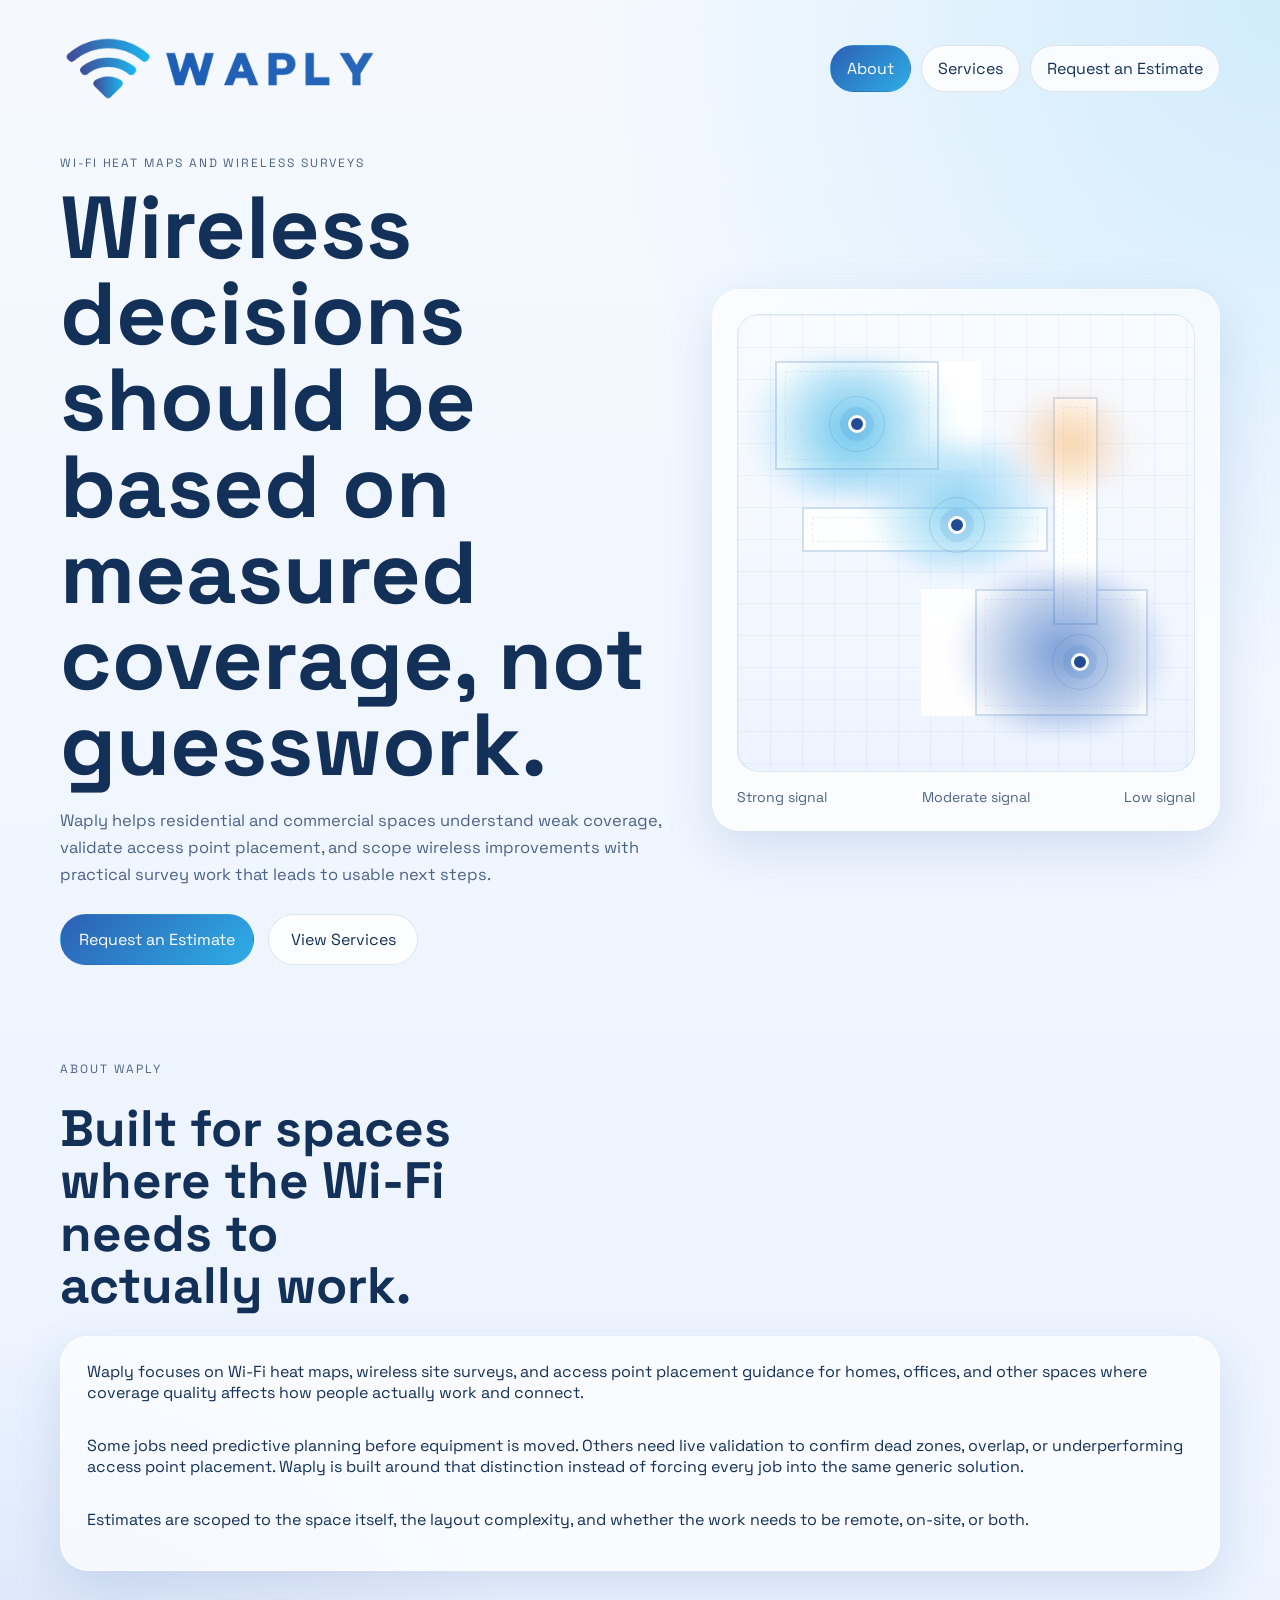
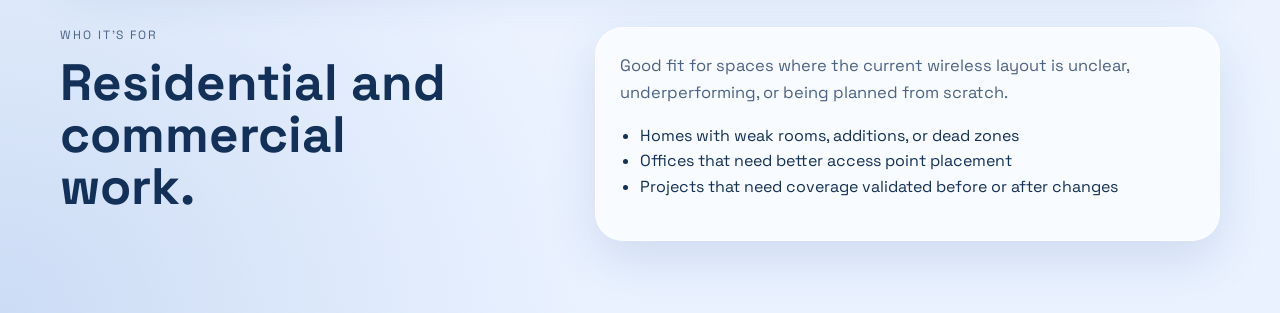
<file: index.html>
<!DOCTYPE html>
<html lang="en">
<head>
  <meta charset="UTF-8">
  <meta name="viewport" content="width=device-width, initial-scale=1.0">
  <title>Waply | Wi-Fi Heat Maps and Wireless Surveys</title>
  <meta name="description" content="Waply provides Wi-Fi heat maps, wireless surveys, and access point placement guidance for homes and businesses.">
  <link rel="preconnect" href="https://fonts.googleapis.com">
  <link rel="preconnect" href="https://fonts.gstatic.com" crossorigin>
  <link href="https://fonts.googleapis.com/css2?family=Space+Grotesk:wght@400;500;700&family=Instrument+Serif:ital@0;1&display=swap" rel="stylesheet">
  <link rel="stylesheet" href="styles.css">
</head>
<body>
  <div class="site-shell">
    <header class="hero">
      <nav class="topbar">
        <a class="brand-lockup" href="index.html" aria-label="Waply home">
          <img class="brand-mark-image" src="waply-logo.png" alt="Waply logo">
        </a>
        <div class="nav-links">
          <a class="is-active" href="index.html">About</a>
          <a href="services.html">Services</a>
          <a href="estimate.html">Request an Estimate</a>
        </div>
      </nav>

      <section class="hero-grid">
        <div class="hero-copy">
          <p class="eyebrow">Wi-Fi Heat Maps and Wireless Surveys</p>
          <h1>Wireless decisions should be based on measured coverage, not guesswork.</h1>
          <p class="lede">
            Waply helps residential and commercial spaces understand weak coverage, validate access point placement,
            and scope wireless improvements with practical survey work that leads to usable next steps.
          </p>
          <div class="hero-actions">
            <a class="button primary" href="estimate.html">Request an Estimate</a>
            <a class="button secondary" href="services.html">View Services</a>
          </div>
        </div>

        <div class="signal-card" aria-hidden="true">
          <div class="signal-card__frame">
            <div class="heatmap">
              <div class="floor floor-a"></div>
              <div class="floor floor-b"></div>
              <div class="hall hall-a"></div>
              <div class="hall hall-b"></div>
              <div class="coverage coverage-a"></div>
              <div class="coverage coverage-b"></div>
              <div class="coverage coverage-c"></div>
              <div class="coverage coverage-d"></div>
              <span class="ap ap-1"></span>
              <span class="ap ap-2"></span>
              <span class="ap ap-3"></span>
            </div>
            <div class="legend">
              <span>Strong signal</span>
              <span>Moderate signal</span>
              <span>Low signal</span>
            </div>
          </div>
        </div>
      </section>
    </header>

    <main>
      <section class="section">
        <div class="section-heading">
          <p class="eyebrow">About Waply</p>
          <h2>Built for spaces where the Wi-Fi needs to actually work.</h2>
        </div>
        <div class="about-panel">
          <p>
            Waply focuses on Wi-Fi heat maps, wireless site surveys, and access point placement guidance for
            homes, offices, and other spaces where coverage quality affects how people actually work and connect.
          </p>
          <p>
            Some jobs need predictive planning before equipment is moved. Others need live validation to confirm
            dead zones, overlap, or underperforming access point placement. Waply is built around that distinction
            instead of forcing every job into the same generic solution.
          </p>
          <p>
            Estimates are scoped to the space itself, the layout complexity, and whether the work needs to be
            remote, on-site, or both.
          </p>
        </div>
      </section>

      <section class="section split-band">
        <div class="split">
          <div>
            <p class="eyebrow">Who It’s For</p>
            <h2>Residential and commercial work.</h2>
          </div>
          <div class="bullet-panel">
            <p>Good fit for spaces where the current wireless layout is unclear, underperforming, or being planned from scratch.</p>
            <ul>
              <li>Homes with weak rooms, additions, or dead zones</li>
              <li>Offices that need better access point placement</li>
              <li>Projects that need coverage validated before or after changes</li>
            </ul>
          </div>
        </div>
      </section>
    </main>
  </div>
</body>
</html>
</file>
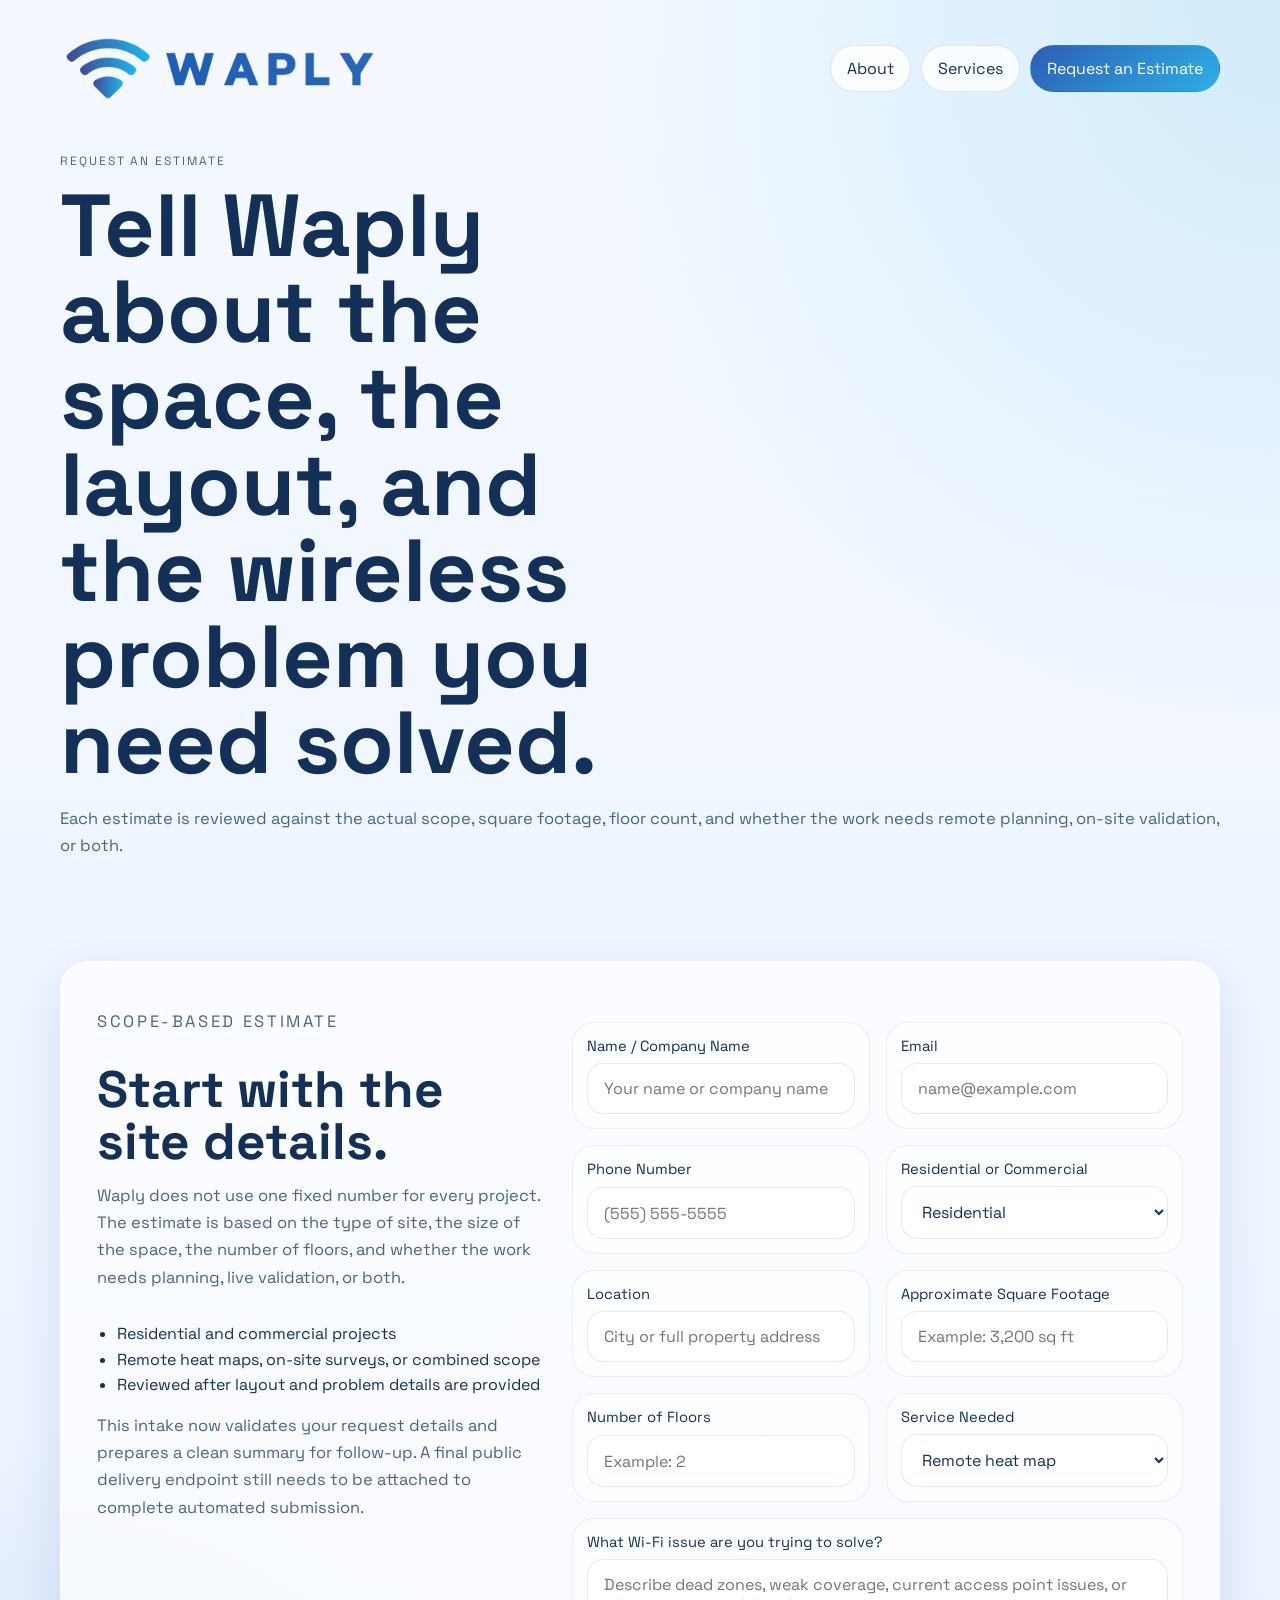
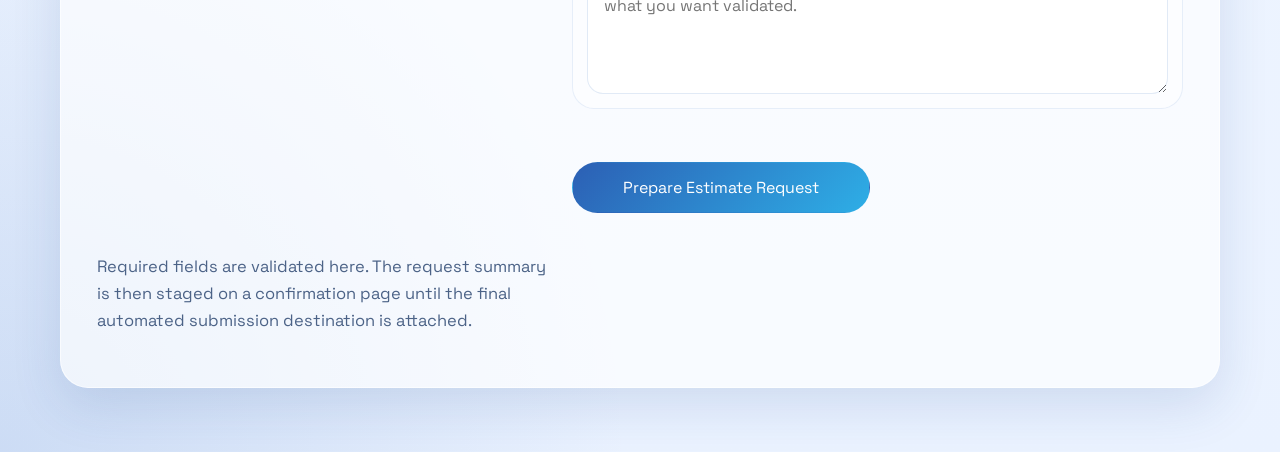
<file: estimate-success.html>
<!DOCTYPE html>
<html lang="en">
<head>
  <meta charset="UTF-8">
  <meta name="viewport" content="width=device-width, initial-scale=1.0">
  <title>Waply | Estimate Request Ready</title>
  <meta name="description" content="Review your prepared Waply estimate request details.">
  <link rel="preconnect" href="https://fonts.googleapis.com">
  <link rel="preconnect" href="https://fonts.gstatic.com" crossorigin>
  <link href="https://fonts.googleapis.com/css2?family=Space+Grotesk:wght@400;500;700&family=Instrument+Serif:ital@0;1&display=swap" rel="stylesheet">
  <link rel="stylesheet" href="styles.css">
</head>
<body>
  <div class="site-shell">
    <header class="sub-hero">
      <nav class="topbar">
        <a class="brand-lockup" href="index.html" aria-label="Waply home">
          <img class="brand-mark-image" src="waply-logo.png" alt="Waply logo">
        </a>
        <div class="nav-links">
          <a href="index.html">About</a>
          <a href="services.html">Services</a>
          <a class="is-active" href="estimate.html">Request an Estimate</a>
        </div>
      </nav>
      <div class="sub-hero-copy">
        <p class="eyebrow">Estimate Request Ready</p>
        <h1>Your request details are packaged and ready for follow-up.</h1>
        <p class="lede">This confirmation page shows exactly what was captured from the intake form.</p>
      </div>
    </header>

    <main>
      <section class="section contact">
        <div class="contact-card success-card">
          <div class="success-summary">
            <p class="eyebrow">Prepared Summary</p>
            <h2>Estimate request details</h2>
            <dl class="request-summary" id="request-summary"></dl>
          </div>
          <div class="success-next">
            <p class="eyebrow">Current Status</p>
            <h2>Frontend flow is live. Delivery endpoint is next.</h2>
            <p>
              The intake no longer dead-ends. It validates the request and prepares a clean handoff summary.
              To complete automated delivery, the site still needs a final public submission destination such as
              a form backend, inbox endpoint, or phone-based intake flow.
            </p>
            <div class="hero-actions">
              <a class="button primary" href="estimate.html">Start Another Request</a>
              <a class="button secondary" href="services.html">Review Services</a>
            </div>
          </div>
        </div>
      </section>
    </main>
  </div>

  <script>
    const STORAGE_KEY = "waply-estimate-request";
    const summary = document.getElementById("request-summary");
    const request = JSON.parse(sessionStorage.getItem(STORAGE_KEY) || "{}");
    const fields = [
      ["Name / Company", request.nameCompany],
      ["Email", request.email || "Not provided"],
      ["Phone", request.phone || "Not provided"],
      ["Site Type", request.propertyType],
      ["Location", request.location],
      ["Square Footage", request.squareFootage],
      ["Floors", request.floors],
      ["Service Needed", request.serviceType],
      ["Wi-Fi Issue", request.problem]
    ];

    if (!request.nameCompany) {
      window.location.href = "estimate.html";
    } else {
      summary.innerHTML = fields.map(([label, value]) => (
        `<div class="request-row"><dt>${label}</dt><dd>${value}</dd></div>`
      )).join("");
    }
  </script>
</body>
</html>
</file>
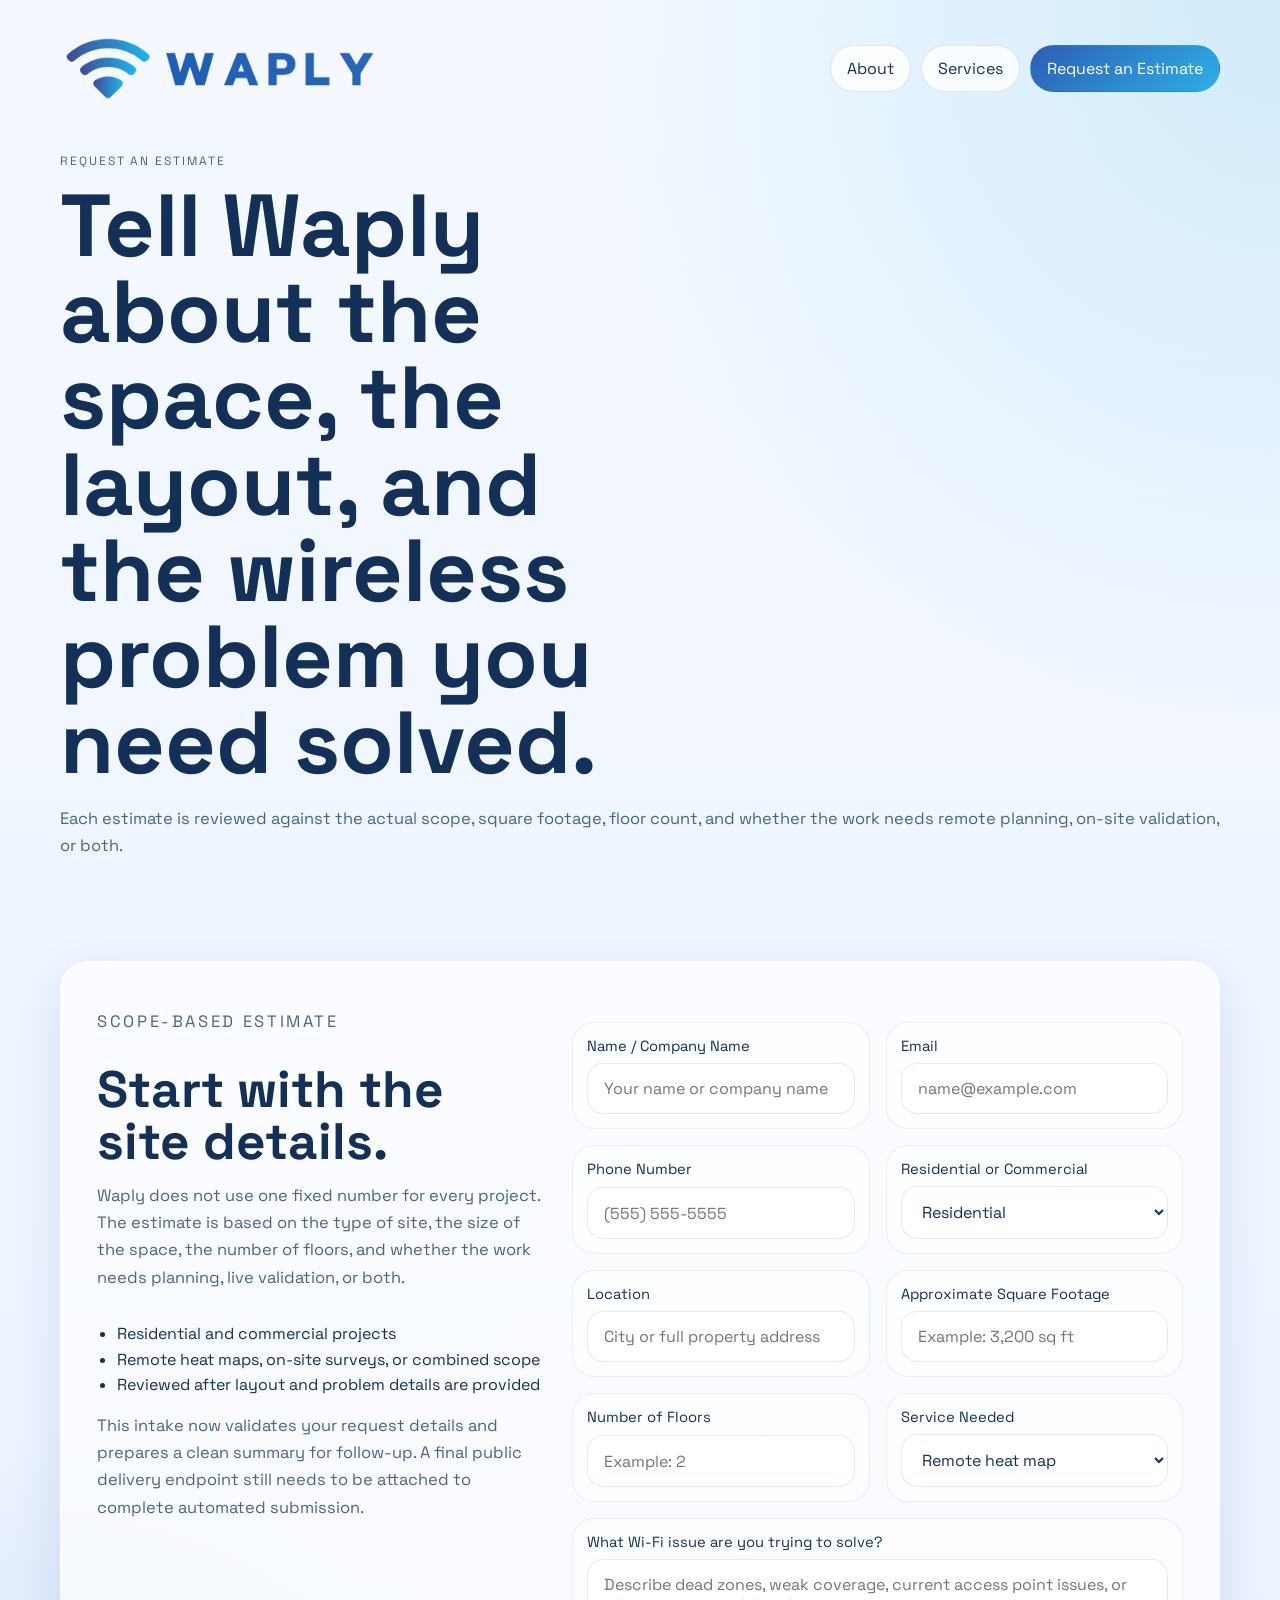
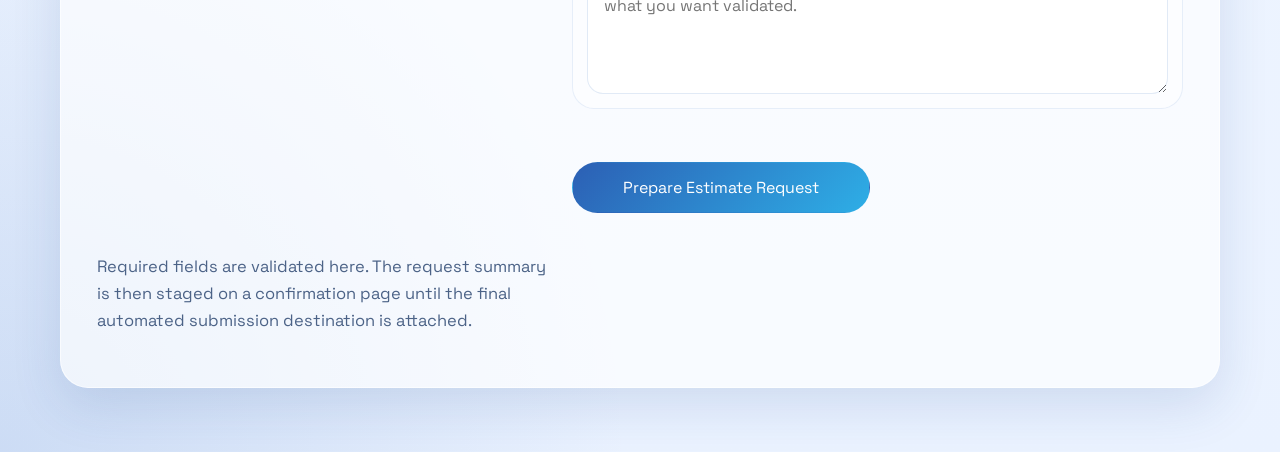
<file: estimate.html>
<!DOCTYPE html>
<html lang="en">
<head>
  <meta charset="UTF-8">
  <meta name="viewport" content="width=device-width, initial-scale=1.0">
  <title>Waply | Request an Estimate</title>
  <meta name="description" content="Request a scope-based Wi-Fi estimate from Waply.">
  <link rel="preconnect" href="https://fonts.googleapis.com">
  <link rel="preconnect" href="https://fonts.gstatic.com" crossorigin>
  <link href="https://fonts.googleapis.com/css2?family=Space+Grotesk:wght@400;500;700&family=Instrument+Serif:ital@0;1&display=swap" rel="stylesheet">
  <link rel="stylesheet" href="styles.css">
  <script src="estimate.js" defer></script>
</head>
<body>
  <div class="site-shell">
    <header class="sub-hero">
      <nav class="topbar">
        <a class="brand-lockup" href="index.html" aria-label="Waply home">
          <img class="brand-mark-image" src="waply-logo.png" alt="Waply logo">
        </a>
        <div class="nav-links">
          <a href="index.html">About</a>
          <a href="services.html">Services</a>
          <a class="is-active" href="estimate.html">Request an Estimate</a>
        </div>
      </nav>
      <div class="sub-hero-copy">
        <p class="eyebrow">Request an Estimate</p>
        <h1>Tell Waply about the space, the layout, and the wireless problem you need solved.</h1>
        <p class="lede">Each estimate is reviewed against the actual scope, square footage, floor count, and whether the work needs remote planning, on-site validation, or both.</p>
      </div>
    </header>

    <main>
      <section class="section contact">
        <div class="contact-card estimate-shell">
          <div class="estimate-intro">
            <p class="eyebrow">Scope-Based Estimate</p>
            <h2>Start with the site details.</h2>
            <p>
              Waply does not use one fixed number for every project. The estimate is based on the type of site,
              the size of the space, the number of floors, and whether the work needs planning, live validation,
              or both.
            </p>
            <ul class="estimate-points">
              <li>Residential and commercial projects</li>
              <li>Remote heat maps, on-site surveys, or combined scope</li>
              <li>Reviewed after layout and problem details are provided</li>
            </ul>
            <p class="submission-note">
              This intake now validates your request details and prepares a clean summary for follow-up.
              A final public delivery endpoint still needs to be attached to complete automated submission.
            </p>
          </div>
          <form class="estimate-form" id="estimate-form" novalidate>
            <label>
              <span>Name / Company Name</span>
              <input type="text" name="name_company" placeholder="Your name or company name" required>
            </label>
            <label>
              <span>Email</span>
              <input type="email" name="email" placeholder="name@example.com">
            </label>
            <label>
              <span>Phone Number</span>
              <input type="tel" name="phone" placeholder="(555) 555-5555">
            </label>
            <label>
              <span>Residential or Commercial</span>
              <select name="property_type" required>
                <option>Residential</option>
                <option>Commercial</option>
              </select>
            </label>
            <label>
              <span>Location</span>
              <input type="text" name="location" placeholder="City or full property address" required>
            </label>
            <label>
              <span>Approximate Square Footage</span>
              <input type="text" name="square_footage" placeholder="Example: 3,200 sq ft" required>
            </label>
            <label>
              <span>Number of Floors</span>
              <input type="text" name="floors" placeholder="Example: 2" required>
            </label>
            <label>
              <span>Service Needed</span>
              <select name="service_type" required>
                <option>Remote heat map</option>
                <option>On-site survey</option>
                <option>Both</option>
              </select>
            </label>
            <label class="full">
              <span>What Wi-Fi issue are you trying to solve?</span>
              <textarea name="problem" rows="5" placeholder="Describe dead zones, weak coverage, current access point issues, or what you want validated." required></textarea>
            </label>
            <div class="form-status full" id="form-status" aria-live="polite"></div>
            <button class="button primary full-button" type="submit">Prepare Estimate Request</button>
          </form>
          <p class="contact-note">Required fields are validated here. The request summary is then staged on a confirmation page until the final automated submission destination is attached.</p>
        </div>
      </section>
    </main>
  </div>
</body>
</html>
</file>
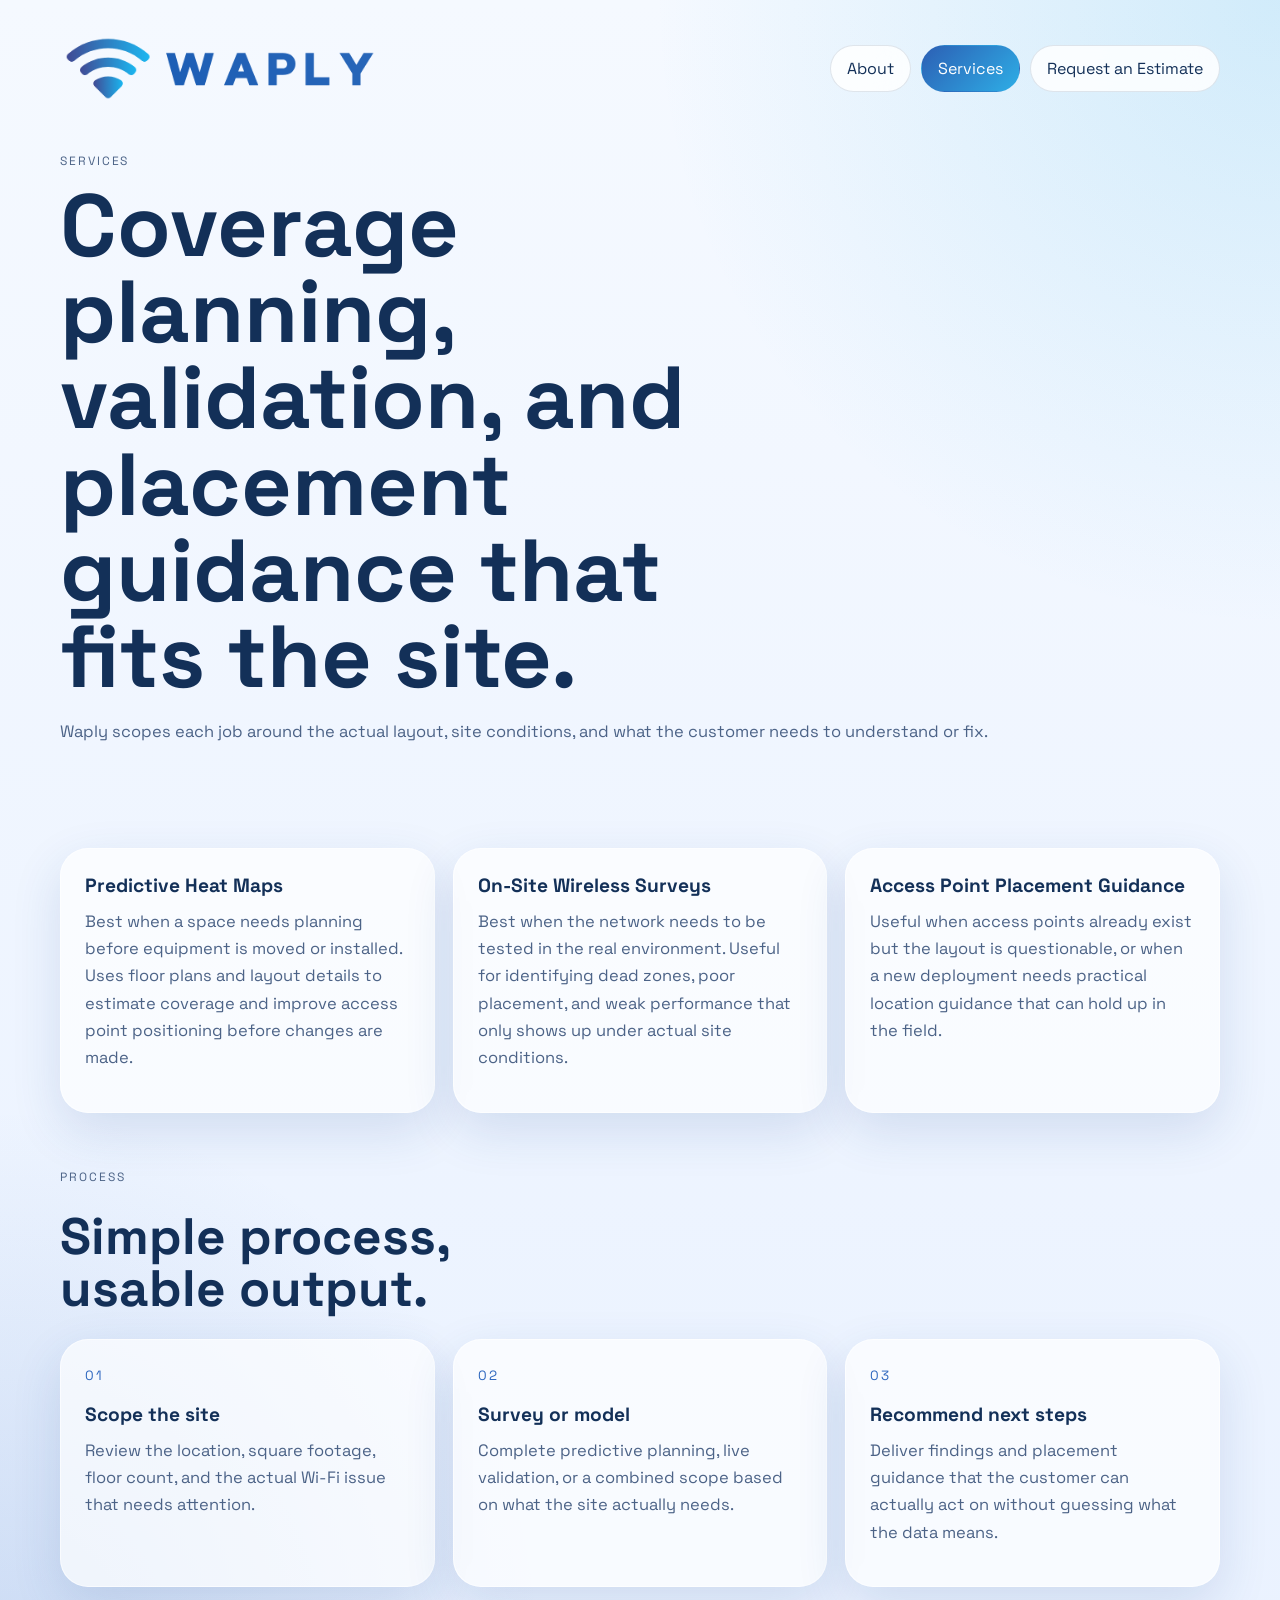
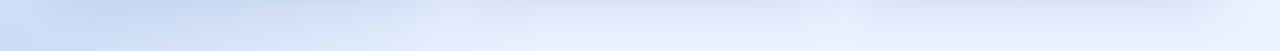
<file: services.html>
<!DOCTYPE html>
<html lang="en">
<head>
  <meta charset="UTF-8">
  <meta name="viewport" content="width=device-width, initial-scale=1.0">
  <title>Waply | Services</title>
  <meta name="description" content="Services offered by Waply, including predictive heat maps, on-site wireless surveys, and access point placement guidance.">
  <link rel="preconnect" href="https://fonts.googleapis.com">
  <link rel="preconnect" href="https://fonts.gstatic.com" crossorigin>
  <link href="https://fonts.googleapis.com/css2?family=Space+Grotesk:wght@400;500;700&family=Instrument+Serif:ital@0;1&display=swap" rel="stylesheet">
  <link rel="stylesheet" href="styles.css">
</head>
<body>
  <div class="site-shell">
    <header class="sub-hero">
      <nav class="topbar">
        <a class="brand-lockup" href="index.html" aria-label="Waply home">
          <img class="brand-mark-image" src="waply-logo.png" alt="Waply logo">
        </a>
        <div class="nav-links">
          <a href="index.html">About</a>
          <a class="is-active" href="services.html">Services</a>
          <a href="estimate.html">Request an Estimate</a>
        </div>
      </nav>
      <div class="sub-hero-copy">
        <p class="eyebrow">Services</p>
        <h1>Coverage planning, validation, and placement guidance that fits the site.</h1>
        <p class="lede">Waply scopes each job around the actual layout, site conditions, and what the customer needs to understand or fix.</p>
      </div>
    </header>

    <main>
      <section class="section">
        <div class="cards">
          <article class="card">
            <h3>Predictive Heat Maps</h3>
            <p>Best when a space needs planning before equipment is moved or installed. Uses floor plans and layout details to estimate coverage and improve access point positioning before changes are made.</p>
          </article>
          <article class="card">
            <h3>On-Site Wireless Surveys</h3>
            <p>Best when the network needs to be tested in the real environment. Useful for identifying dead zones, poor placement, and weak performance that only shows up under actual site conditions.</p>
          </article>
          <article class="card">
            <h3>Access Point Placement Guidance</h3>
            <p>Useful when access points already exist but the layout is questionable, or when a new deployment needs practical location guidance that can hold up in the field.</p>
          </article>
        </div>
      </section>

      <section class="section process">
        <div class="section-heading">
          <p class="eyebrow">Process</p>
          <h2>Simple process, usable output.</h2>
        </div>
        <div class="steps">
          <article class="step">
            <span class="step-number">01</span>
            <h3>Scope the site</h3>
            <p>Review the location, square footage, floor count, and the actual Wi-Fi issue that needs attention.</p>
          </article>
          <article class="step">
            <span class="step-number">02</span>
            <h3>Survey or model</h3>
            <p>Complete predictive planning, live validation, or a combined scope based on what the site actually needs.</p>
          </article>
          <article class="step">
            <span class="step-number">03</span>
            <h3>Recommend next steps</h3>
            <p>Deliver findings and placement guidance that the customer can actually act on without guessing what the data means.</p>
          </article>
        </div>
      </section>
    </main>
  </div>
</body>
</html>
</file>
<file: styles.css>
:root {
  --bg: #eef5ff;
  --bg-soft: #e3efff;
  --surface: rgba(255, 255, 255, 0.66);
  --surface-strong: rgba(255, 255, 255, 0.84);
  --text: #133058;
  --muted: #4c6387;
  --line: rgba(19, 48, 88, 0.12);
  --accent: #2f68bf;
  --accent-deep: #2c5fb4;
  --accent-bright: #2eaee6;
  --accent-soft: #73c9ef;
  --shadow: 0 18px 50px rgba(33, 79, 147, 0.14);
}

* {
  box-sizing: border-box;
}

html {
  scroll-behavior: smooth;
}

body {
  margin: 0;
  font-family: "Space Grotesk", sans-serif;
  color: var(--text);
  background:
    radial-gradient(circle at top right, rgba(46, 174, 230, 0.18), transparent 30%),
    radial-gradient(circle at bottom left, rgba(47, 104, 191, 0.16), transparent 26%),
    linear-gradient(180deg, #f5f9ff 0%, #eaf2ff 100%);
}

.site-shell {
  width: min(1160px, calc(100% - 32px));
  margin: 0 auto;
  padding: 24px 0 64px;
}

.hero,
.section,
.contact-card {
  animation: rise 700ms ease both;
}

.topbar {
  display: flex;
  align-items: center;
  justify-content: space-between;
  gap: 16px;
  padding: 8px 0 28px;
}

.brand-lockup {
  display: inline-flex;
  align-items: center;
  text-decoration: none;
}

.brand-mark-image {
  display: block;
  width: clamp(190px, 30vw, 320px);
  height: auto;
  object-fit: contain;
}

.nav-links {
  display: flex;
  flex-wrap: wrap;
  gap: 10px;
}

.nav-links a {
  text-decoration: none;
  color: var(--text);
  border: 1px solid var(--line);
  padding: 12px 16px;
  border-radius: 999px;
  background: var(--surface-strong);
  backdrop-filter: blur(18px);
}

.nav-links a.is-active {
  background: linear-gradient(135deg, var(--accent-deep), var(--accent-bright));
  color: #fff;
  border-color: transparent;
}

.hero-grid {
  display: grid;
  grid-template-columns: 1.1fr 0.9fr;
  gap: 32px;
  align-items: center;
  padding: 22px 0 40px;
}

.sub-hero {
  padding-bottom: 16px;
}

.sub-hero-copy {
  padding: 20px 0 14px;
}

.eyebrow {
  margin: 0 0 14px;
  text-transform: uppercase;
  letter-spacing: 0.16em;
  font-size: 0.75rem;
  color: var(--muted);
}

h1,
h2,
h3,
p,
ul {
  margin-top: 0;
}

h1 {
  font-size: clamp(2.8rem, 7vw, 5.5rem);
  line-height: 0.98;
  max-width: 11ch;
  margin-bottom: 18px;
}

h2 {
  font-size: clamp(2rem, 4vw, 3.4rem);
  line-height: 1.02;
  max-width: 13ch;
  margin-bottom: 0;
}

.lede,
.card p,
.step p,
.bullet-panel p,
.price-card p,
.pricing-note,
.contact-card p {
  color: var(--muted);
  line-height: 1.65;
  font-size: 1.03rem;
}

.hero-actions {
  display: flex;
  flex-wrap: wrap;
  gap: 14px;
  margin-top: 26px;
}

.button {
  display: inline-flex;
  align-items: center;
  justify-content: center;
  min-width: 150px;
  padding: 14px 18px;
  border-radius: 999px;
  text-decoration: none;
  border: 1px solid transparent;
}

.button.primary {
  background: linear-gradient(135deg, var(--accent-deep), var(--accent-bright));
  color: #fff;
}

.button.secondary {
  background: var(--surface-strong);
  color: var(--text);
  border-color: var(--line);
}

.signal-card__frame,
.card,
.step,
.price-card,
.contact-card,
.bullet-panel {
  background: var(--surface);
  border: 1px solid rgba(255, 255, 255, 0.6);
  border-radius: 28px;
  backdrop-filter: blur(18px);
  box-shadow: var(--shadow);
}

.signal-card__frame {
  padding: 24px;
}

.heatmap {
  aspect-ratio: 1 / 1;
  border-radius: 22px;
  position: relative;
  overflow: hidden;
  background:
    linear-gradient(rgba(47, 104, 191, 0.06) 1px, transparent 1px),
    linear-gradient(90deg, rgba(47, 104, 191, 0.06) 1px, transparent 1px),
    linear-gradient(180deg, #f9fbff, #eef4ff);
  background-size: 32px 32px, 32px 32px, auto;
  border: 1px solid rgba(47, 104, 191, 0.12);
}

.floor,
.hall {
  position: absolute;
  background: rgba(255, 255, 255, 0.95);
  border: 2px solid rgba(47, 104, 191, 0.22);
}

.floor::after,
.hall::after {
  content: "";
  position: absolute;
  inset: 8px;
  border: 1px dashed rgba(47, 104, 191, 0.1);
}

.floor-a {
  top: 10%;
  left: 8%;
  width: 36%;
  height: 24%;
  box-shadow: 42px 0 0 0 rgba(255, 255, 255, 0.95);
}

.floor-b {
  right: 10%;
  bottom: 12%;
  width: 38%;
  height: 28%;
  box-shadow: -54px 0 0 0 rgba(255, 255, 255, 0.95);
}

.hall-a {
  top: 42%;
  left: 14%;
  width: 54%;
  height: 10%;
}

.hall-b {
  top: 18%;
  right: 21%;
  width: 10%;
  height: 50%;
}

.coverage {
  position: absolute;
  border-radius: 999px;
  filter: blur(10px);
  opacity: 0.9;
}

.coverage-a {
  top: 10%;
  left: 3%;
  width: 44%;
  height: 30%;
  background: radial-gradient(circle, rgba(46,174,230,0.78) 0%, rgba(46,174,230,0.1) 70%, transparent 100%);
}

.coverage-b {
  top: 28%;
  left: 29%;
  width: 38%;
  height: 28%;
  background: radial-gradient(circle, rgba(115,201,239,0.88) 0%, rgba(115,201,239,0.2) 68%, transparent 100%);
}

.coverage-c {
  bottom: 9%;
  right: 7%;
  width: 44%;
  height: 34%;
  background: radial-gradient(circle, rgba(47,104,191,0.72) 0%, rgba(47,104,191,0.16) 68%, transparent 100%);
}

.coverage-d {
  top: 17%;
  right: 14%;
  width: 26%;
  height: 22%;
  background: radial-gradient(circle, rgba(244,177,106,0.65) 0%, rgba(244,177,106,0.14) 62%, transparent 100%);
}

.ap {
  position: absolute;
  width: 18px;
  height: 18px;
  border-radius: 50%;
  background: #214c93;
  border: 3px solid #ffffff;
  box-shadow: 0 0 0 8px rgba(47,104,191,0.12);
}

.ap::after {
  content: "";
  position: absolute;
  width: 54px;
  height: 54px;
  top: 50%;
  left: 50%;
  transform: translate(-50%, -50%);
  border: 1px solid rgba(33, 76, 147, 0.16);
  border-radius: 50%;
}

.ap-1 { top: 22%; left: 24%; }
.ap-2 { top: 44%; left: 46%; }
.ap-3 { bottom: 22%; right: 23%; }

.legend {
  display: flex;
  justify-content: space-between;
  margin-top: 16px;
  font-size: 0.88rem;
  color: var(--muted);
}

.section {
  padding: 56px 0 0;
}

.section-heading {
  display: grid;
  gap: 12px;
  margin-bottom: 24px;
}

.about-panel {
  display: grid;
  gap: 16px;
  padding: 24px 26px;
  border-radius: 28px;
  background: var(--surface);
  border: 1px solid rgba(255, 255, 255, 0.6);
  backdrop-filter: blur(18px);
  box-shadow: var(--shadow);
}

.split-band {
  padding-bottom: 8px;
}

.cards,
.pricing-grid,
.steps {
  display: grid;
  gap: 18px;
}

.cards {
  grid-template-columns: repeat(3, minmax(0, 1fr));
}

.card,
.step,
.price-card {
  padding: 24px;
}

.card h3,
.step h3,
.price-card h3 {
  margin-bottom: 10px;
  font-size: 1.2rem;
}

.steps {
  grid-template-columns: repeat(3, minmax(0, 1fr));
}

.step-number {
  display: inline-block;
  margin-bottom: 18px;
  font-size: 0.84rem;
  letter-spacing: 0.16em;
  color: var(--accent);
}

.split {
  display: grid;
  grid-template-columns: 0.9fr 1.1fr;
  gap: 24px;
  align-items: start;
}

.bullet-panel {
  padding: 24px;
}

.bullet-panel ul {
  padding-left: 20px;
  color: var(--text);
  line-height: 1.6;
}

.pricing-grid {
  grid-template-columns: repeat(3, minmax(0, 1fr));
}

.price-card .price {
  font-size: 2rem;
  color: var(--accent-deep);
  margin-bottom: 10px;
}

.price-card.featured {
  transform: translateY(-8px);
  background: linear-gradient(180deg, rgba(47,104,191,0.94), rgba(25,78,161,0.98));
  color: #fff;
}

.price-card.featured p,
.price-card.featured .price {
  color: #fff;
}

.pricing-note {
  margin-top: 18px;
}

.contact-card {
  padding: 36px;
}

.estimate-shell {
  display: grid;
  grid-template-columns: 0.85fr 1.15fr;
  gap: 24px;
  align-items: start;
}

.estimate-intro {
  display: grid;
  gap: 14px;
  padding: 10px 6px 0 0;
}

.submission-note,
.form-status {
  font-size: 0.92rem;
  line-height: 1.55;
}

.estimate-points {
  margin: 0;
  padding-left: 20px;
  color: var(--text);
  line-height: 1.6;
}

.estimate-form {
  display: grid;
  grid-template-columns: repeat(2, minmax(0, 1fr));
  gap: 16px;
  margin-top: 24px;
}

.estimate-form label {
  display: grid;
  gap: 8px;
  padding: 14px;
  border-radius: 22px;
  background: rgba(255, 255, 255, 0.52);
  border: 1px solid rgba(47, 104, 191, 0.1);
  box-shadow: inset 0 1px 0 rgba(255,255,255,0.7);
}

.estimate-form span {
  font-size: 0.92rem;
  color: var(--text);
}

.estimate-form input,
.estimate-form select,
.estimate-form textarea {
  width: 100%;
  border: 1px solid rgba(47, 104, 191, 0.14);
  border-radius: 16px;
  padding: 14px 16px;
  font: inherit;
  color: var(--text);
  background: rgba(255, 255, 255, 0.9);
  outline: none;
}

.estimate-form input:focus,
.estimate-form select:focus,
.estimate-form textarea:focus {
  border-color: var(--accent-bright);
  box-shadow: 0 0 0 4px rgba(46, 174, 230, 0.12);
}

.estimate-form textarea {
  resize: vertical;
  min-height: 130px;
}

.estimate-form .full {
  grid-column: 1 / -1;
}

.full-button {
  width: 100%;
  font: inherit;
  cursor: pointer;
}

.contact-note {
  font-size: 0.92rem;
  margin-top: 16px;
}

.form-status {
  min-height: 1.4em;
  color: var(--accent-deep);
}

.success-card {
  display: grid;
  grid-template-columns: 1fr 1fr;
  gap: 24px;
  align-items: start;
}

.success-summary,
.success-next {
  display: grid;
  gap: 14px;
}

.request-summary {
  display: grid;
  gap: 14px;
  margin: 0;
}

.request-row {
  display: grid;
  gap: 6px;
  padding: 16px 18px;
  border-radius: 22px;
  background: rgba(255, 255, 255, 0.58);
  border: 1px solid rgba(47, 104, 191, 0.1);
}

.request-row dt {
  font-size: 0.8rem;
  letter-spacing: 0.12em;
  text-transform: uppercase;
  color: var(--muted);
}

.request-row dd {
  margin: 0;
  color: var(--text);
  line-height: 1.6;
}

@keyframes rise {
  from {
    opacity: 0;
    transform: translateY(20px);
  }
  to {
    opacity: 1;
    transform: translateY(0);
  }
}

@media (max-width: 920px) {
  .hero-grid,
  .cards,
  .steps,
  .split,
  .pricing-grid,
  .estimate-shell,
  .success-card {
    grid-template-columns: 1fr;
  }

  .price-card.featured {
    transform: none;
  }
}

@media (max-width: 560px) {
  .site-shell {
    width: min(100% - 20px, 1160px);
  }

  .topbar {
    flex-direction: column;
    align-items: flex-start;
  }

  .button,
  .nav-links a {
    width: 100%;
  }

  .hero-actions {
    flex-direction: column;
  }

  .nav-links,
  .estimate-form {
    width: 100%;
  }

  .estimate-form {
    grid-template-columns: 1fr;
  }

  .contact-card {
    padding: 24px;
  }
}
</file>
